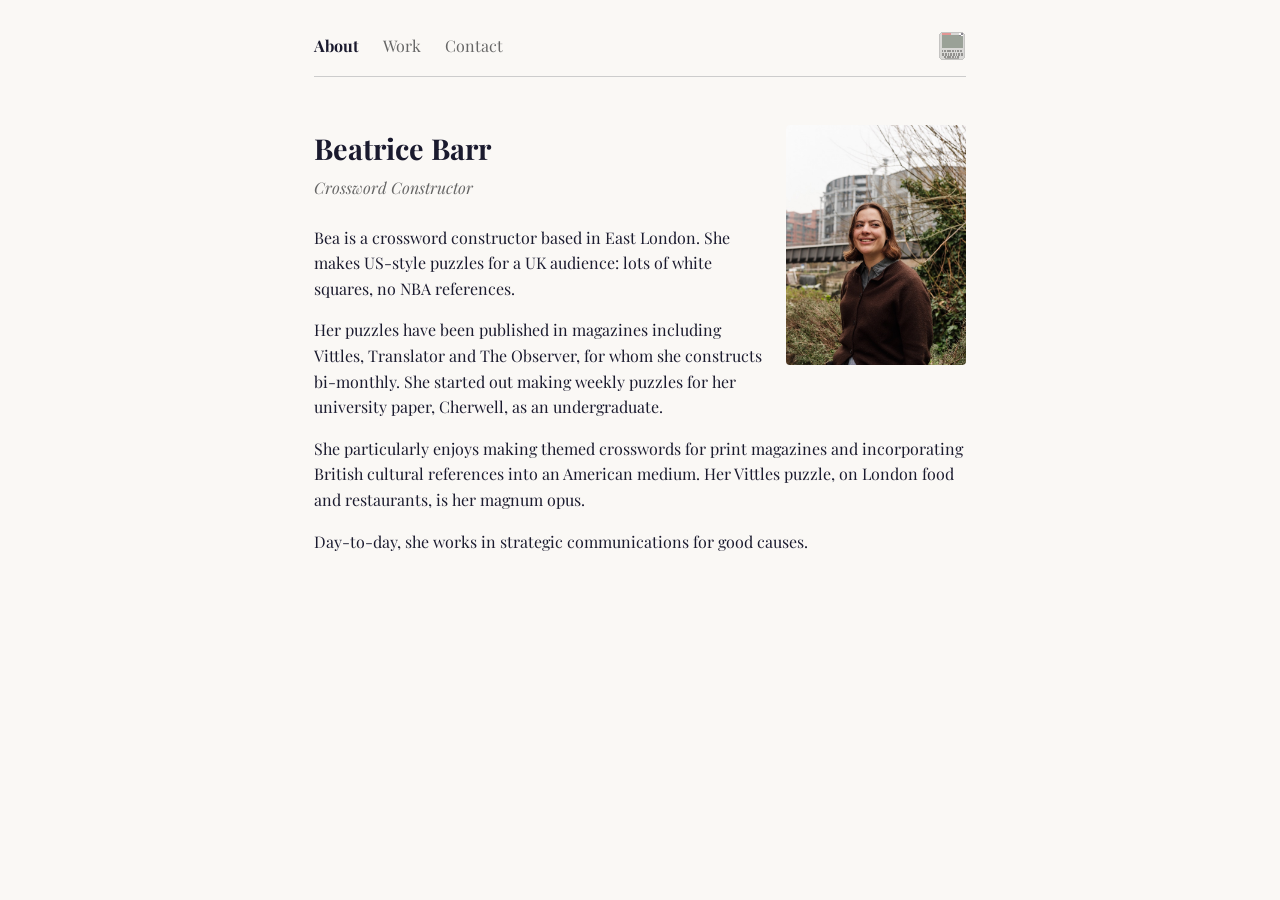
<file: index.html>
<!DOCTYPE html>
<html lang="en">
<head>
    <meta charset="UTF-8">
    <meta name="viewport" content="width=device-width, initial-scale=1.0">
    <title>Beatrice Barr — Crossword Constructor</title>
    <meta name="description" content="Beatrice Barr is a crossword constructor based in East London, making US-style puzzles for a UK audience. Published in The Observer, Vittles, and Translator.">
    <link rel="icon" href="favicon.ico">
    <link rel="stylesheet" href="style.css?v=4">
    <script data-goatcounter="https://bee.goatcounter.com/count"
            async src="https://gc.zgo.at/count.js"></script>
    <script type="application/ld+json">
    {
        "@context": "https://schema.org",
        "@type": "WebSite",
        "name": "Beatrice Barr",
        "url": "https://beatricebarr.co.uk/"
    }
    </script>
</head>
<body>
    <nav>
        <a href="index.html" class="active">About</a>
        <a href="work.html">Work</a>
        <a href="contact.html">Contact</a>
        <img src="images/favicon-device-v2.png" alt="" class="nav-icon">
    </nav>
    <main>
        <img src="images/bea-headshot.jpeg" alt="Beatrice Barr" class="headshot">
        <h1>Beatrice Barr</h1>
        <p class="subtitle">Crossword Constructor</p>
        <p>Bea is a crossword constructor based in East London. She makes US-style puzzles for a UK audience: lots of white squares, no NBA references.</p>
        <p>Her puzzles have been published in magazines including Vittles, Translator and The Observer, for whom she constructs bi-monthly. She started out making weekly puzzles for her university paper, Cherwell, as an undergraduate.</p>
        <p>She particularly enjoys making themed crosswords for print magazines and incorporating British cultural references into an American medium. Her Vittles puzzle, on London food and restaurants, is her magnum opus.</p>
        <p>Day-to-day, she works in strategic communications for good causes.</p>
    </main>
</body>
</html>
</file>
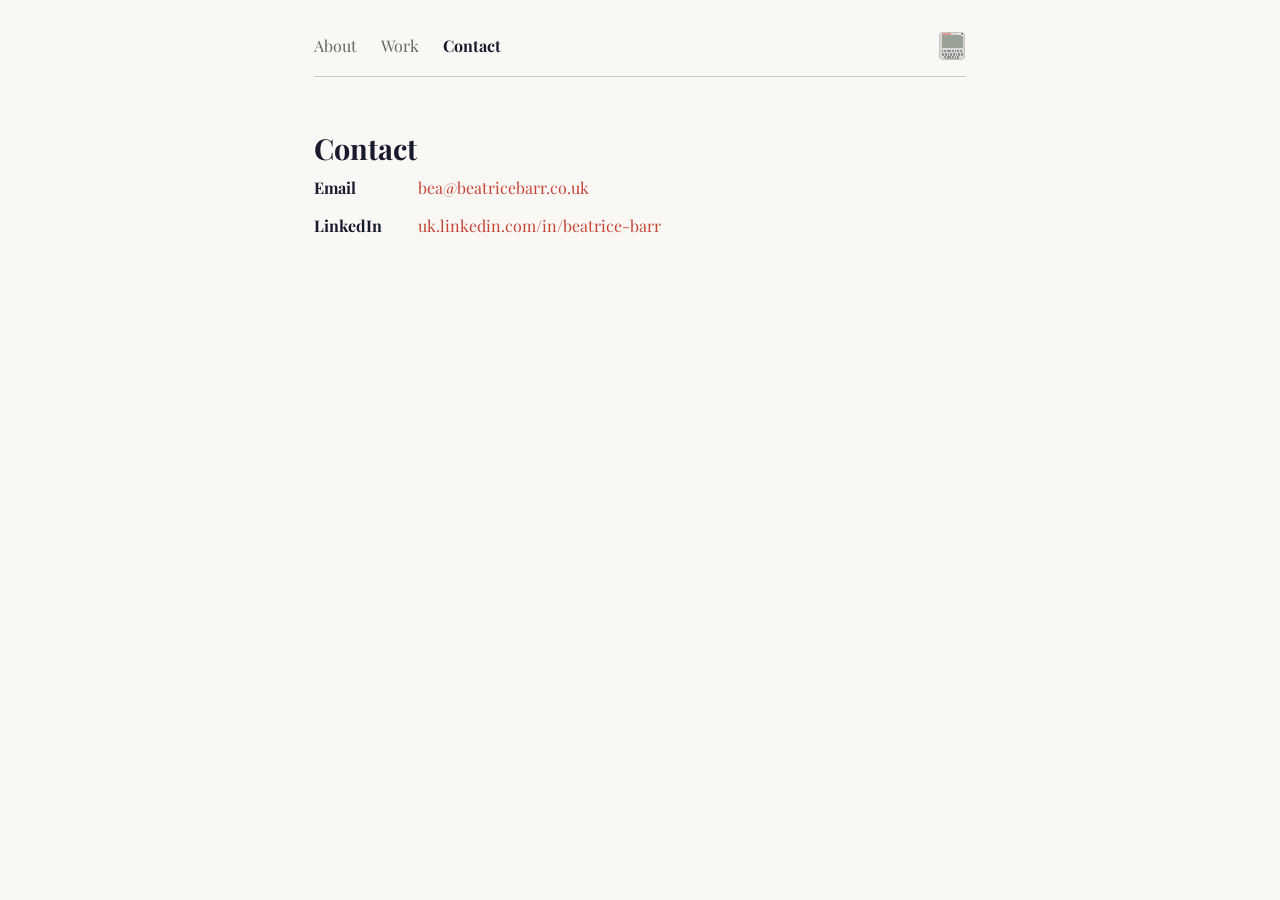
<file: contact.html>
<!DOCTYPE html>
<html lang="en">
<head>
    <meta charset="UTF-8">
    <meta name="viewport" content="width=device-width, initial-scale=1.0">
    <title>Contact — Beatrice Barr</title>
    <meta name="description" content="Get in touch with crossword constructor Beatrice Barr for commissions, collaborations, or enquiries.">
    <link rel="icon" href="favicon.ico">
    <link rel="stylesheet" href="style.css?v=4">
    <script data-goatcounter="https://bee.goatcounter.com/count"
            async src="https://gc.zgo.at/count.js"></script>
</head>
<body>
    <nav>
        <a href="index.html">About</a>
        <a href="work.html">Work</a>
        <a href="contact.html" class="active">Contact</a>
        <img src="images/favicon-device-v2.png" alt="" class="nav-icon">
    </nav>
    <main>
        <h1>Contact</h1>
        <ul class="contact-list">
            <li><span>Email</span> <a href="mailto:bea@beatricebarr.co.uk">bea@beatricebarr.co.uk</a></li>
            <li><span>LinkedIn</span> <a href="https://uk.linkedin.com/in/beatrice-barr" target="_blank">uk.linkedin.com/in/beatrice-barr</a></li>
        </ul>
    </main>
</body>
</html>
</file>
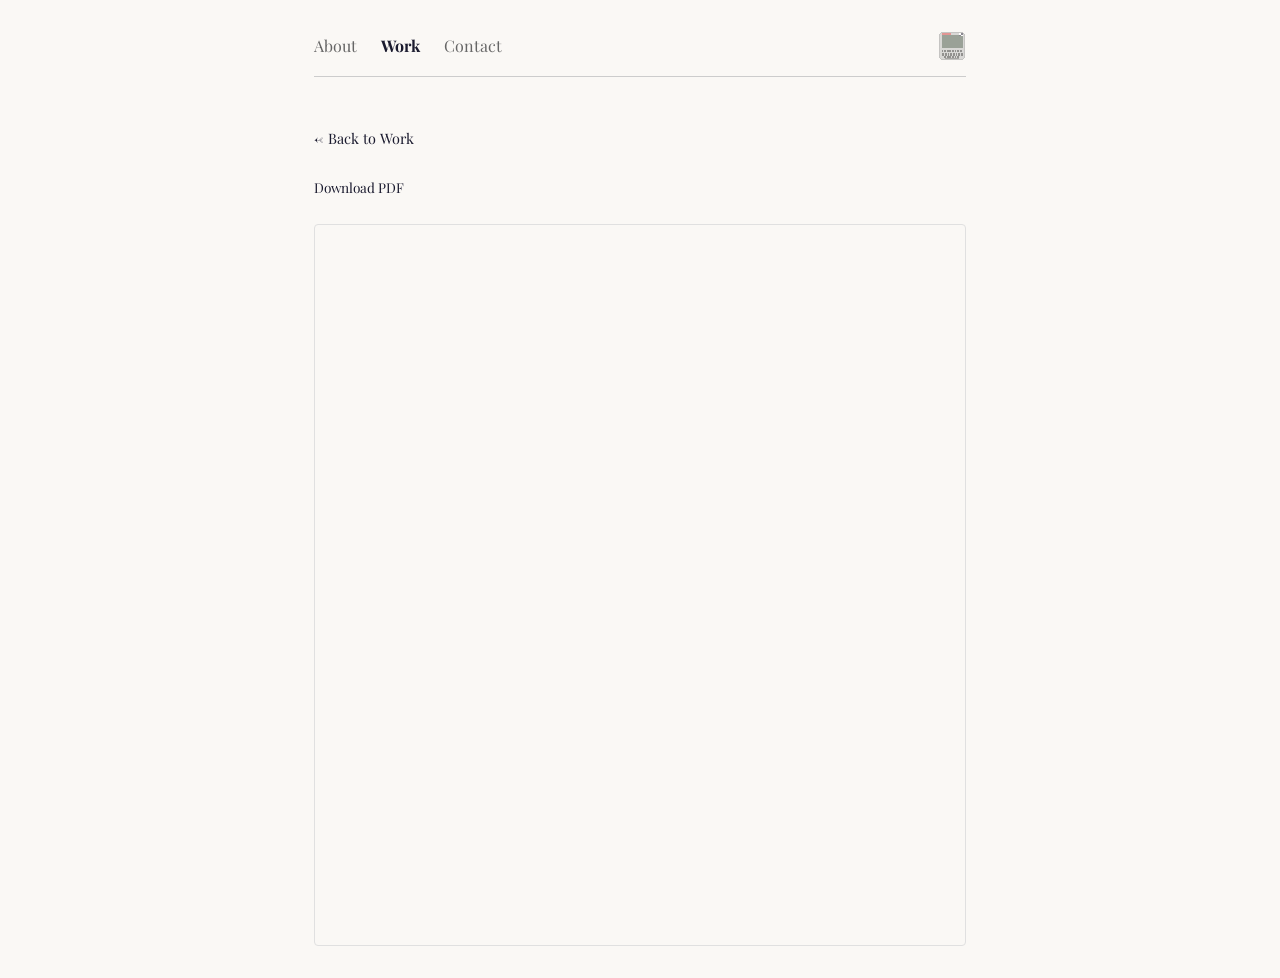
<file: view.html>
<!DOCTYPE html>
<html lang="en">
<head>
    <meta charset="UTF-8">
    <meta name="viewport" content="width=device-width, initial-scale=1.0">
    <title>View Crossword — Beatrice Barr</title>
    <meta name="description" content="View and download crossword PDFs by Beatrice Barr.">
    <link rel="icon" href="favicon.ico">
    <link rel="stylesheet" href="style.css?v=4">
</head>
<body>
    <nav>
        <a href="index.html">About</a>
        <a href="work.html" class="active">Work</a>
        <a href="contact.html">Contact</a>
        <img src="images/favicon-device-v2.png" alt="" class="nav-icon">
    </nav>
    <main>
        <div class="viewer-header">
            <a href="work.html" class="viewer-back">&larr; Back to Work</a>
            <h1 class="viewer-title"></h1>
            <p class="viewer-outlet"></p>
            <a class="viewer-download" download>Download PDF</a>
        </div>
        <div class="viewer-embed">
            <iframe class="pdf-frame" title="Crossword PDF"></iframe>
        </div>
    </main>
    <script>
        const params = new URLSearchParams(window.location.search);
        const pdf = params.get('pdf');
        const title = params.get('title');
        const outlet = params.get('outlet');

        if (pdf) {
            document.querySelector('.pdf-frame').src = pdf;
            document.querySelector('.viewer-download').href = pdf;
        }
        if (title) {
            document.querySelector('.viewer-title').textContent = title;
            document.title = title + ' — Beatrice Barr';
        }
        if (outlet) {
            document.querySelector('.viewer-outlet').textContent = outlet;
        }

        // Fire GoatCounter after title is set so it tracks the correct page title
        var gc = document.createElement('script');
        gc.dataset.goatcounter = 'https://bee.goatcounter.com/count';
        gc.async = true;
        gc.src = 'https://gc.zgo.at/count.js';
        document.head.appendChild(gc);
    </script>
</body>
</html>
</file>
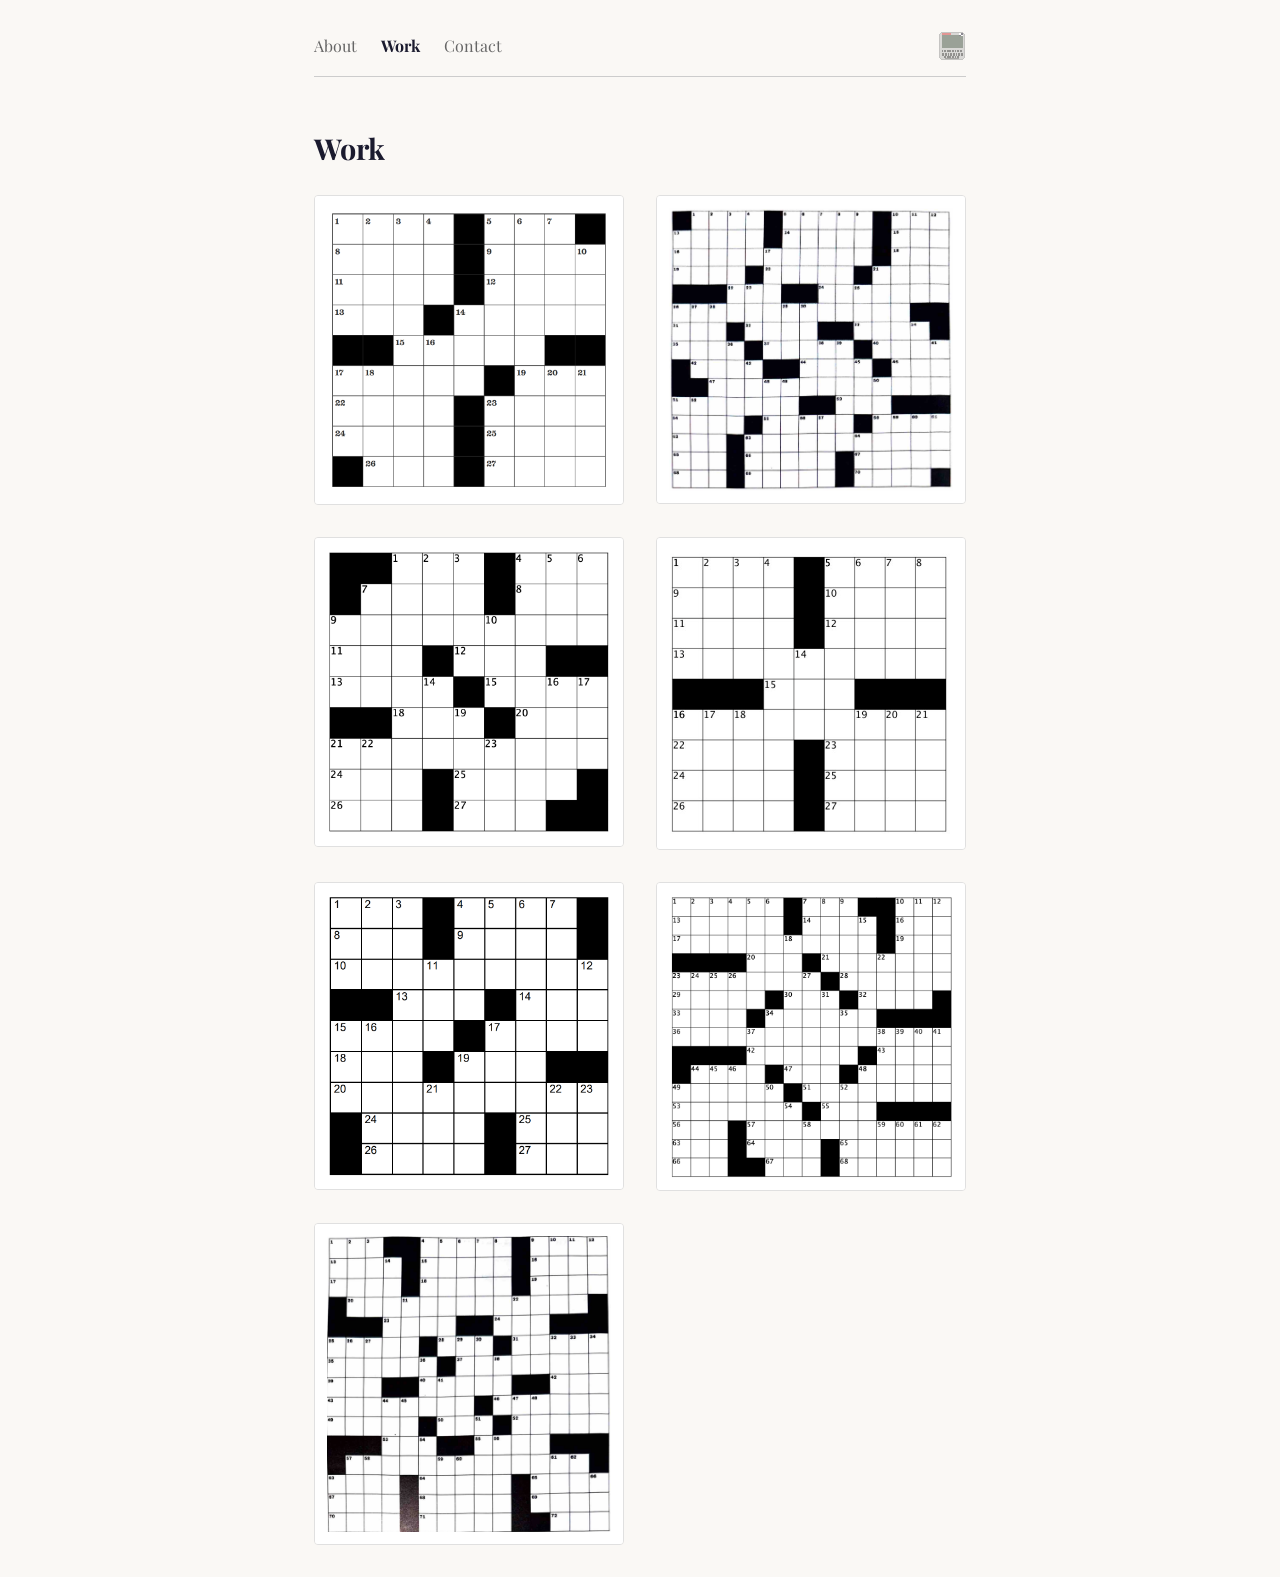
<file: work.html>
<!DOCTYPE html>
<html lang="en">
<head>
    <meta charset="UTF-8">
    <meta name="viewport" content="width=device-width, initial-scale=1.0">
    <title>Work — Beatrice Barr</title>
    <meta name="description" content="Published crosswords by Beatrice Barr, including puzzles for The Observer, Vittles, and Translator magazine.">
    <link rel="icon" href="favicon.ico">
    <link rel="stylesheet" href="style.css?v=4">
    <script data-goatcounter="https://bee.goatcounter.com/count"
            async src="https://gc.zgo.at/count.js"></script>
</head>
<body>
    <nav>
        <a href="index.html">About</a>
        <a href="work.html" class="active">Work</a>
        <a href="contact.html">Contact</a>
        <img src="images/favicon-device-v2.png" alt="" class="nav-icon">
    </nav>
    <main>
        <h1>Work</h1>
        <div class="crossword-grid">
            <a class="crossword-card" href="https://observer.co.uk/puzzles/goldilocks/article/goldilocks-no-29" target="_blank">
                <div class="crossword-thumbnail">
                    <img src="images/observer-29.png" alt="Goldilocks No. 29 crossword grid">
                </div>
                <div class="crossword-info">
                    <span class="crossword-title">Goldilocks No. 29</span>
                    <span class="crossword-outlet">The Observer<span class="crossword-date">, June 2026</span></span>
                    <span class="crossword-link-hint"><span class="crossword-link-text">View online </span>&rarr;</span>
                </div>
            </a>
            <a class="crossword-card" href="view.html?pdf=pdfs/translator-2-pdf.pdf&amp;title=Multilingual%20Crossword%20%232&amp;outlet=Translator%2C%20Issue%203">
                <div class="crossword-thumbnail">
                    <img src="images/translator-3.png" alt="Translator Issue 3 crossword grid">
                </div>
                <div class="crossword-info">
                    <span class="crossword-title">Multilingual Crossword #2</span>
                    <span class="crossword-outlet">Translator, Issue 3<span class="crossword-date">, May 2026</span></span>
                    <span class="crossword-link-hint"><span class="crossword-link-text">View PDF </span>&rarr;</span>
                </div>
            </a>
            <a class="crossword-card" href="https://observer.co.uk/puzzles/goldilocks/article/goldilocks-no-21" target="_blank">
                <div class="crossword-thumbnail">
                    <img src="images/observer-21.png" alt="Goldilocks No. 21 crossword grid">
                </div>
                <div class="crossword-info">
                    <span class="crossword-title">Goldilocks No. 21</span>
                    <span class="crossword-outlet">The Observer<span class="crossword-date">, April 2026</span></span>
                    <span class="crossword-link-hint"><span class="crossword-link-text">View online </span>&rarr;</span>
                </div>
            </a>
            <a class="crossword-card" href="https://observer.co.uk/puzzles/goldilocks/article/goldilocks-no-19" target="_blank">
                <div class="crossword-thumbnail">
                    <img src="images/observer-19.png" alt="Goldilocks No. 19 crossword grid">
                </div>
                <div class="crossword-info">
                    <span class="crossword-title">Goldilocks No. 19</span>
                    <span class="crossword-outlet">The Observer<span class="crossword-date">, April 2026</span></span>
                    <span class="crossword-link-hint"><span class="crossword-link-text">View online </span>&rarr;</span>
                </div>
            </a>
            <a class="crossword-card" href="https://observer.co.uk/puzzles/goldilocks/article/goldilocks-no-12" target="_blank">
                <div class="crossword-thumbnail">
                    <img src="images/observer-12.png" alt="Goldilocks No. 12 crossword grid">
                </div>
                <div class="crossword-info">
                    <span class="crossword-title">Goldilocks No. 12</span>
                    <span class="crossword-outlet">The Observer<span class="crossword-date">, February 2026</span></span>
                    <span class="crossword-link-hint"><span class="crossword-link-text">View online </span>&rarr;</span>
                </div>
            </a>
            <a class="crossword-card" href="view.html?pdf=pdfs/vittles-pdf.pdf&amp;title=%27Bad%20Food%27%20Crossword&amp;outlet=Vittles%2C%20Issue%202">
                <div class="crossword-thumbnail">
                    <img src="images/vittles-2.png" alt="Vittles Issue 2 crossword grid">
                </div>
                <div class="crossword-info">
                    <span class="crossword-title">'Bad Food' Crossword</span>
                    <span class="crossword-outlet">Vittles, Issue 2<span class="crossword-date">, December 2025</span></span>
                    <span class="crossword-link-hint"><span class="crossword-link-text">View PDF </span>&rarr;</span>
                </div>
            </a>
            <a class="crossword-card" href="view.html?pdf=pdfs/translator-pdf.pdf&amp;title=Multilingual%20Crossword%20%231&amp;outlet=Translator%2C%20Issue%202">
                <div class="crossword-thumbnail">
                    <img src="images/translator-2.png" alt="Translator Issue 2 crossword grid">
                </div>
                <div class="crossword-info">
                    <span class="crossword-title">Multilingual Crossword #1</span>
                    <span class="crossword-outlet">Translator, Issue 2<span class="crossword-date">, November 2025</span></span>
                    <span class="crossword-link-hint"><span class="crossword-link-text">View PDF </span>&rarr;</span>
                </div>
            </a>
        </div>
    </main>
</body>
</html>
</file>
<file: style.css>
@import url('https://fonts.googleapis.com/css2?family=Playfair+Display:ital,wght@0,400;0,700;1,400&display=swap');

* {
    margin: 0;
    padding: 0;
    box-sizing: border-box;
}

body {
    font-family: 'Playfair Display', Georgia, 'Times New Roman', serif;
    color: #1a1a2e;
    background-color: #faf8f5;
    max-width: 700px;
    margin: 0 auto;
    padding: 2rem 1.5rem;
    line-height: 1.6;
}

nav {
    margin-bottom: 3rem;
    padding-bottom: 1rem;
    border-bottom: 1px solid #ccc;
    display: flex;
    align-items: center;
}

.nav-icon {
    margin-left: auto;
    max-width: 28px;
    max-height: 28px;
    image-rendering: pixelated;
    image-rendering: crisp-edges;
    -webkit-image-rendering: pixelated;
    opacity: 0.5;
}

nav a {
    margin-right: 1.5rem;
    text-decoration: none;
    color: #666;
}

nav a.active {
    color: #1a1a2e;
    font-weight: bold;
}

nav a:hover {
    color: #c44536;
}

h1 {
    font-size: 1.8rem;
    margin-bottom: 0.25rem;
}

.subtitle {
    color: #666;
    margin-bottom: 1.5rem;
    font-style: italic;
}

main p {
    margin-bottom: 1rem;
}

.headshot {
    float: right;
    width: 180px;
    border-radius: 4px;
    margin: 0 0 1rem 1.5rem;
}


a {
    color: #1a1a2e;
    text-decoration: none;
}

main a:hover:not(.crossword-card) {
    color: #c44536;
    text-decoration: underline;
}

.contact-list {
    list-style: none;
    padding: 0;
}

.contact-list li {
    margin-bottom: 0.75rem;
}

.contact-list span {
    display: inline-block;
    width: 100px;
    font-weight: bold;
}

.contact-list a {
    color: #c44536;
}

/* Crossword grid layout */
.crossword-grid {
    display: grid;
    grid-template-columns: repeat(2, 1fr);
    align-items: start;
    gap: 2rem;
    margin-top: 1.5rem;
}

.crossword-card {
    text-decoration: none;
    color: #1a1a2e;
    display: block;
    border: 1px solid #e0e0e0;
    border-radius: 4px;
    overflow: hidden;
    transition: border-color 0.2s, box-shadow 0.2s;
}

.crossword-card:hover {
    border-color: #999;
    box-shadow: 0 2px 8px rgba(0, 0, 0, 0.1);
}

.crossword-thumbnail {
    background: #fff;
    padding: 0.75rem;
    display: flex;
    align-items: center;
    justify-content: center;
}

.crossword-thumbnail img {
    width: 100%;
    height: auto;
    display: block;
}

.crossword-info {
    padding: 0 0.75rem;
    background: #fafafa;
    display: flex;
    flex-direction: column;
    gap: 0.15rem;
    max-height: 0;
    overflow: hidden;
    transition: max-height 0.3s ease, padding 0.3s ease;
}

.crossword-card:hover .crossword-info {
    max-height: 6rem;
    padding: 0.6rem 0.75rem;
    border-top: 1px solid #e0e0e0;
}

.crossword-title {
    font-weight: bold;
    font-size: 0.95rem;
    text-wrap: balance;
}

.crossword-outlet {
    color: #666;
    font-size: 0.85rem;
    font-style: italic;
    text-wrap: balance;
}

.crossword-link-hint {
    color: #c44536;
    font-size: 0.8rem;
    margin-top: 0.15rem;
}

/* PDF viewer */
.viewer-header {
    margin-bottom: 1.5rem;
}

.viewer-back {
    font-size: 0.9rem;
    display: inline-block;
    margin-bottom: 0.75rem;
}

.viewer-title {
    margin-bottom: 0.1rem;
}

.viewer-outlet {
    color: #666;
    font-style: italic;
    margin-bottom: 0.75rem;
}

.viewer-download {
    font-size: 0.85rem;
}

.viewer-embed {
    border: 1px solid #e0e0e0;
    border-radius: 4px;
    overflow: hidden;
}

.pdf-frame {
    width: 100%;
    height: 80vh;
    border: none;
    display: block;
}

@media (max-width: 500px) {
    .headshot {
        float: none;
        display: block;
        width: 140px;
        margin: 0 0 1rem 0;
    }

    /* Two smaller columns; info is always shown, so cards can stretch to equal row heights */
    .crossword-grid {
        gap: 0.75rem;
        align-items: stretch;
    }

    .crossword-card {
        display: flex;
        flex-direction: column;
    }

    .crossword-thumbnail {
        padding: 0.4rem;
    }

    .crossword-info {
        flex-grow: 1;
        max-height: none;
        padding: 0.45rem 0.5rem 0.55rem;
        gap: 0.1rem;
        border-top: 1px solid #e0e0e0;
    }

    .crossword-title {
        font-size: 0.8rem;
        line-height: 1.25;
    }

    .crossword-outlet {
        font-size: 0.75rem;
        line-height: 1.3;
    }

    .crossword-date,
    .crossword-link-text {
        display: none;
    }

    .crossword-link-hint {
        font-size: 0.85rem;
        margin-top: auto;
        line-height: 1;
    }

    .pdf-frame {
        height: 60vh;
    }
}
</file>
